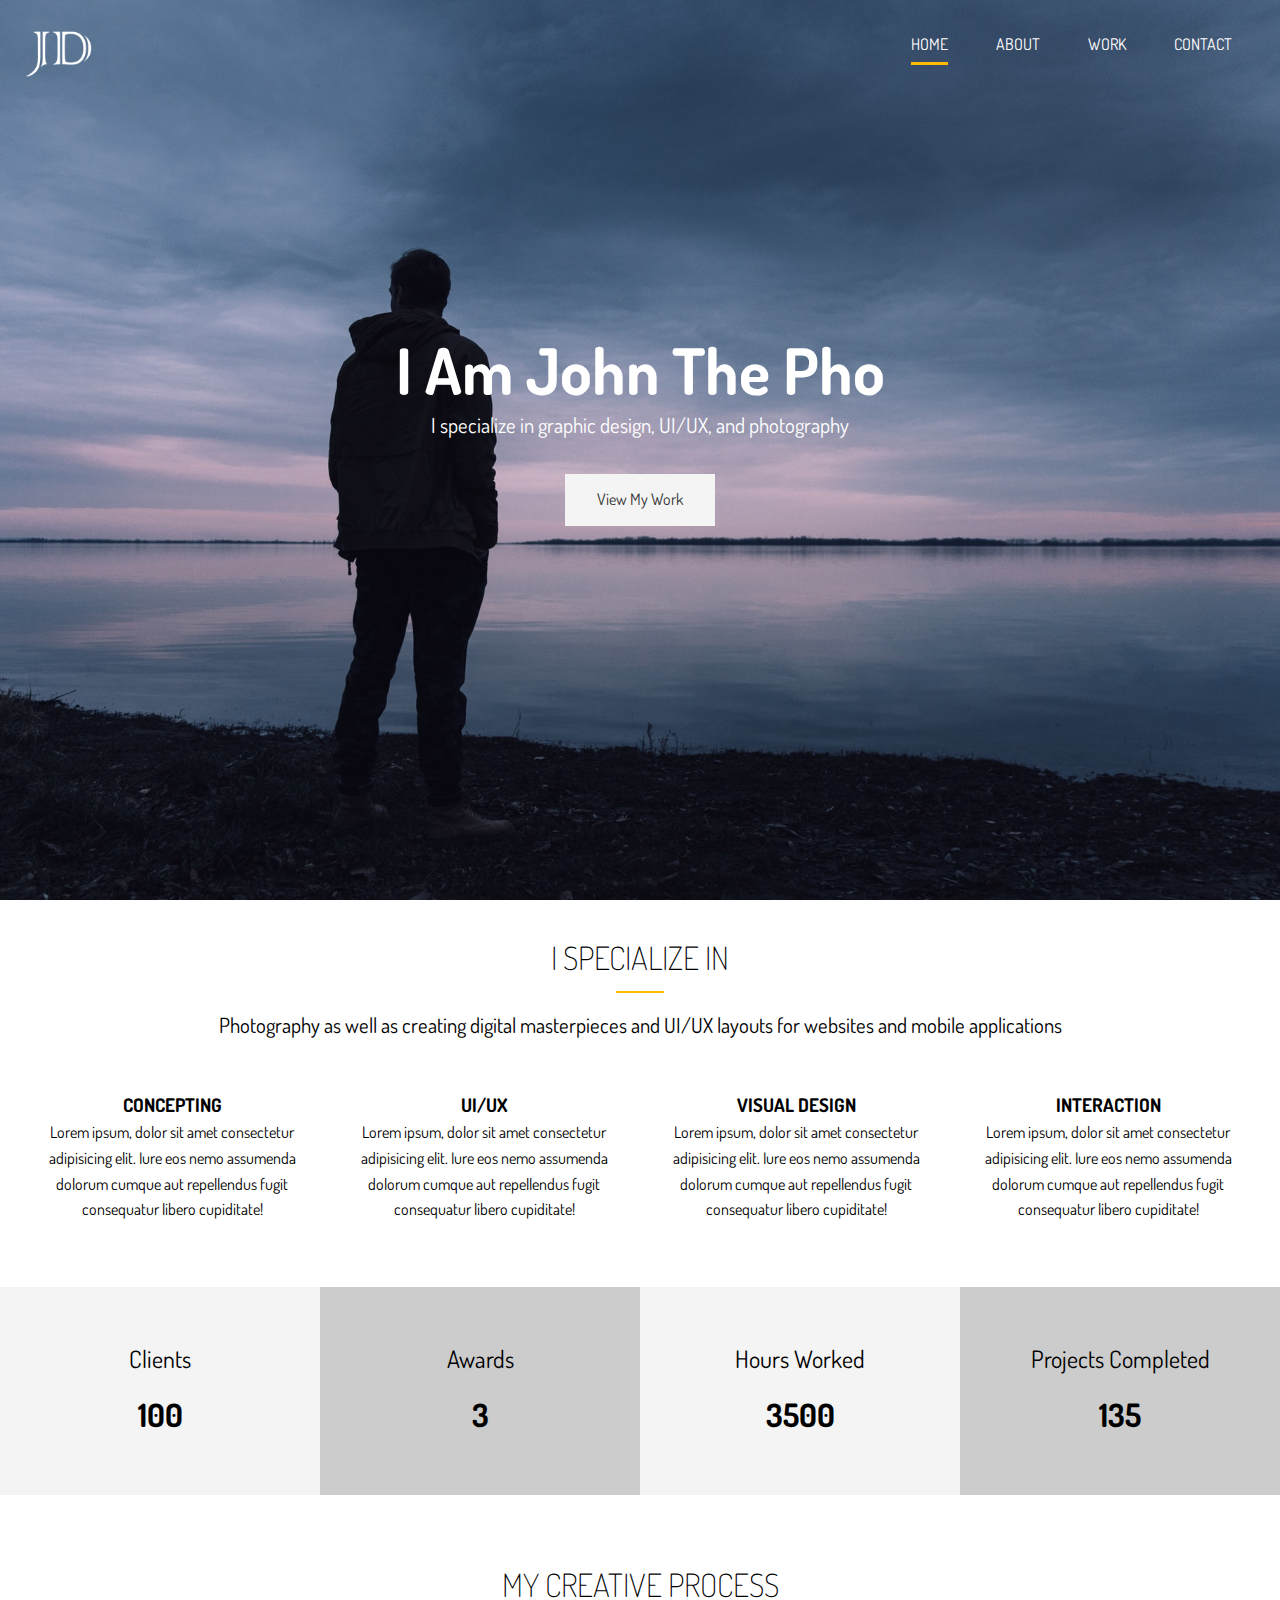
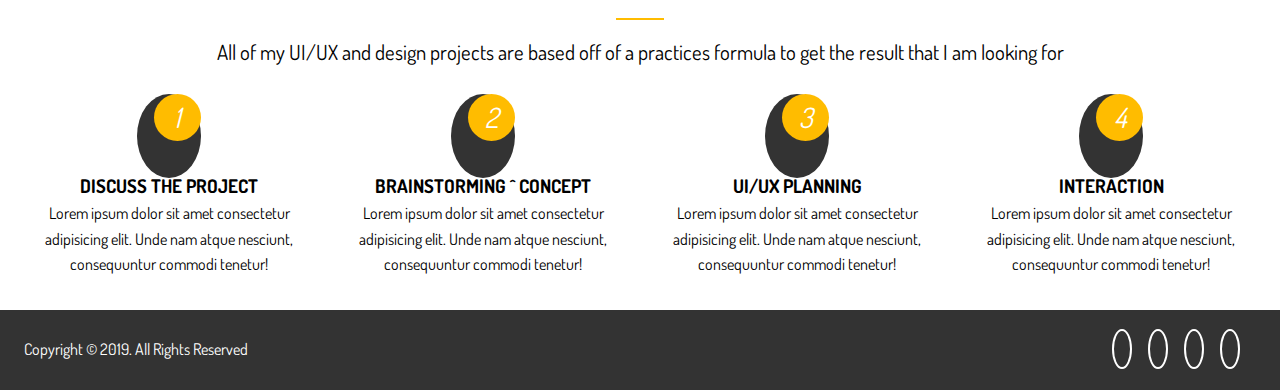
<file: docs/index.html>
<!DOCTYPE html>
<html lang="en">

<head>
    <meta charset="UTF-8">
    <meta name="viewport" content="width=device-width, initial-scale=1.0">
    <meta http-equiv="X-UA-Compatible" content="ie=edge">
    <link rel="stylesheet" href="https://use.fontawesome.com/releases/v5.8.2/css/all.css"
        integrity="sha384-oS3vJWv+0UjzBfQzYUhtDYW+Pj2yciDJxpsK1OYPAYjqT085Qq/1cq5FLXAZQ7Ay" crossorigin="anonymous">
    <link href="https://fonts.googleapis.com/css?family=Dosis&display=swap" rel="stylesheet">
    <link rel="stylesheet" href="css/main.css">
    <title>John Doe | UI/UX Designer & Photographer</title>
</head>

<body>
    <!-- Header -->
    <header id="header-home">
        <div class="container">
            <nav id="main-nav">
                <img src="img/logo.png" alt="My Portofolio" id="logo">
                <ul>
                    <li><a href="index.html" class="current">Home</a></li>
                    <li><a href="about.html">About</a></li>
                    <li><a href="work.html">Work</a></li>
                    <li><a href="contact.html">Contact</a></li>
                </ul>
            </nav>
            <div class="header-content">
                <h1>I Am John The <span class="txt-type" data-wait="3000"
                        data-words='["Photographer", "Designer", "UI/UX Dev"]'></span></h1>
                <p class="lead">I specialize in graphic design, UI/UX, and photography</p>
                <a href="work.html" class="btn-light">View My Work</a>
            </div>
        </div>
    </header>

    <!-- Section A: Specialize -->
    <section id="home-a" class="text-center py-2">
        <div class="container">
            <h2 class="section-title">I Specialize In</h2>
            <div class="bottom-line"></div>
            <p class="lead">
                Photography as well as creating digital masterpieces and UI/UX layouts for websites and mobile
                applications
            </p>
            <div class="specials">
                <div>
                    <i class="fas fa-file-alt fa-2x"></i>
                    <h3>Concepting</h3>
                    <p>Lorem ipsum, dolor sit amet consectetur adipisicing elit. Iure eos nemo assumenda dolorum cumque
                        aut repellendus fugit consequatur libero cupiditate!</p>
                </div>
                <div>
                    <i class="fas fa-desktop fa-2x"></i>
                    <h3>UI/UX</h3>
                    <p>Lorem ipsum, dolor sit amet consectetur adipisicing elit. Iure eos nemo assumenda dolorum cumque
                        aut repellendus fugit consequatur libero cupiditate!</p>
                </div>
                <div>
                    <i class="fas fa-object-ungroup fa-2x"></i>
                    <h3>Visual Design</h3>
                    <p>Lorem ipsum, dolor sit amet consectetur adipisicing elit. Iure eos nemo assumenda dolorum cumque
                        aut repellendus fugit consequatur libero cupiditate!</p>
                </div>
                <div>
                    <i class="fas fa-thumbs-up fa-2x"></i>
                    <h3>Interaction</h3>
                    <p>Lorem ipsum, dolor sit amet consectetur adipisicing elit. Iure eos nemo assumenda dolorum cumque
                        aut repellendus fugit consequatur libero cupiditate!</p>
                </div>
            </div>
        </div>
    </section>

    <!-- Section B: Stats -->
    <section id="home-b" class="text-center py-2">
        <div class="stats">
            <div>
                <ul>
                    <li><i class="fas fa-users fa-3x"></i></li>
                    <li class="stats-title">Clients</li>
                    <li class="stats-number">100</li>
                </ul>
            </div>
            <div>
                <ul>
                    <li><i class="fas fa-award fa-3x"></i></li>
                    <li class="stats-title">Awards</li>
                    <li class="stats-number">3</li>
                </ul>
            </div>
            <div>
                <ul>
                    <li><i class="fas fa-hourglass-start fa-3x"></i></li>
                    <li class="stats-title">Hours Worked</li>
                    <li class="stats-number">3500</li>
                </ul>
            </div>
            <div>
                <ul>
                    <li><i class="fas fa-code-branch fa-3x"></i></li>
                    <li class="stats-title">Projects Completed</li>
                    <li class="stats-number">135</li>
                </ul>
            </div>
        </div>
    </section>

    <!-- Section C: Process -->
    <section id="home-c" class="text-center py-2">
        <div class="container">
            <h2 class="section-title">
                My Creative Process
            </h2>
            <div class="bottom-line"></div>
            <p class="lead">
                All of my UI/UX and design projects are based off of a practices formula to get the result that I am
                looking for
            </p>
            <div class="process">
                <div>
                    <i class="fas fa-file-alt fa-4x process-icon my-2">
                        <div class="process-step">1</div>
                    </i>
                    <h3>Discuss The Project</h3>
                    <p>Lorem ipsum dolor sit amet consectetur adipisicing elit. Unde nam atque nesciunt, consequuntur
                        commodi tenetur!</p>
                </div>
                <div>
                    <i class="fas fa-desktop fa-4x process-icon my-2">
                        <div class="process-step">2</div>
                    </i>
                    <h3>Brainstorming ^ Concept</h3>
                    <p>Lorem ipsum dolor sit amet consectetur adipisicing elit. Unde nam atque nesciunt, consequuntur
                        commodi tenetur!</p>
                </div>
                <div>
                    <i class="fas fa-object-ungroup fa-4x process-icon my-2">
                        <div class="process-step">3</div>
                    </i>
                    <h3>UI/UX Planning</h3>
                    <p>Lorem ipsum dolor sit amet consectetur adipisicing elit. Unde nam atque nesciunt, consequuntur
                        commodi tenetur!</p>
                </div>
                <div>
                    <i class="fas fa-thumbs-up fa-4x process-icon my-2">
                        <div class="process-step">4</div>
                    </i>
                    <h3>Interaction</h3>
                    <p>Lorem ipsum dolor sit amet consectetur adipisicing elit. Unde nam atque nesciunt, consequuntur
                        commodi tenetur!</p>
                </div>
            </div>
        </div>
    </section>

    <footer id="main-footer">
        <div class="footer-content container">
            <p>Copyright &copy; 2019. All Rights Reserved</p>
            <div class="social">
                <i class="fab fa-twitter"></i>
                <i class="fab fa-facebook"></i>
                <i class="fab fa-instagram"></i>
                <i class="fab fa-linkedin"></i>
            </div>
        </div>
    </footer>
    <!-- Type Effect Tutorial From Brad Traversy's Youtube -->
    <script src="js/typewriter.js"></script>
</body>

</html>
</file>
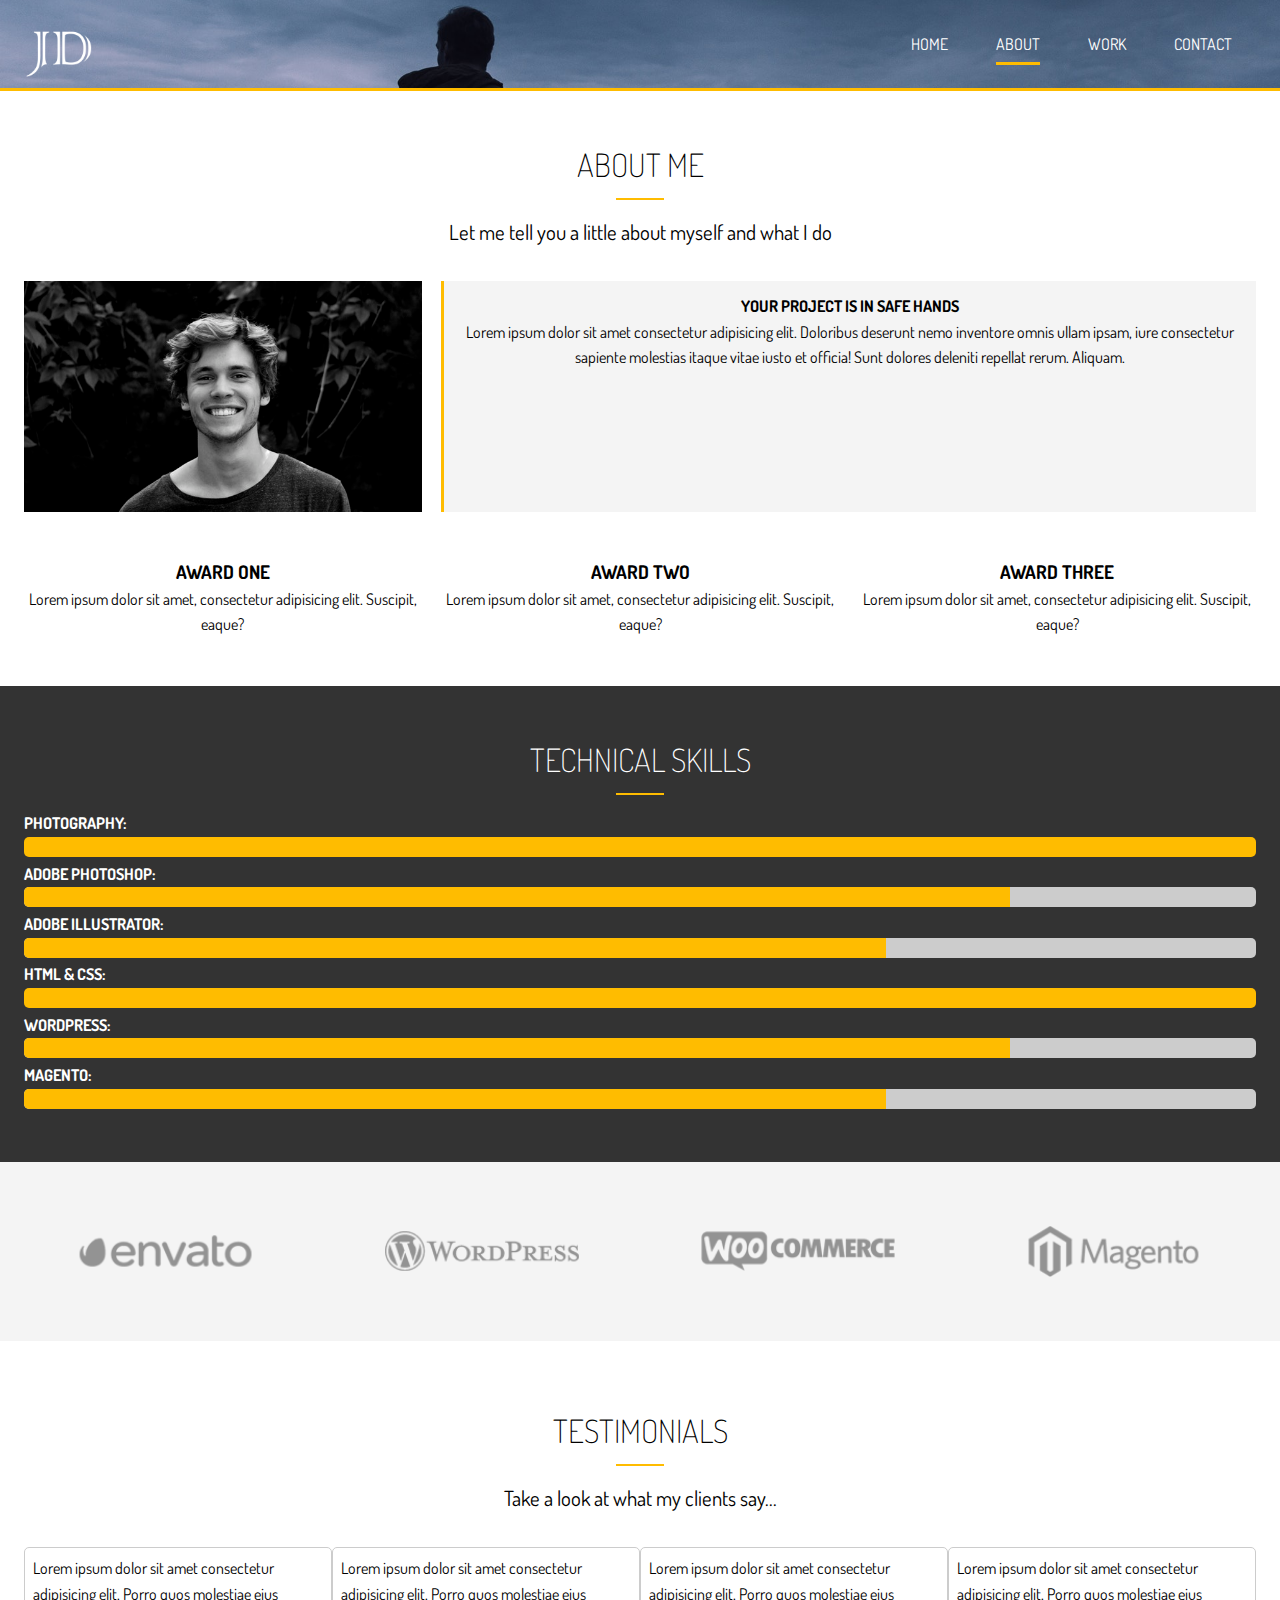
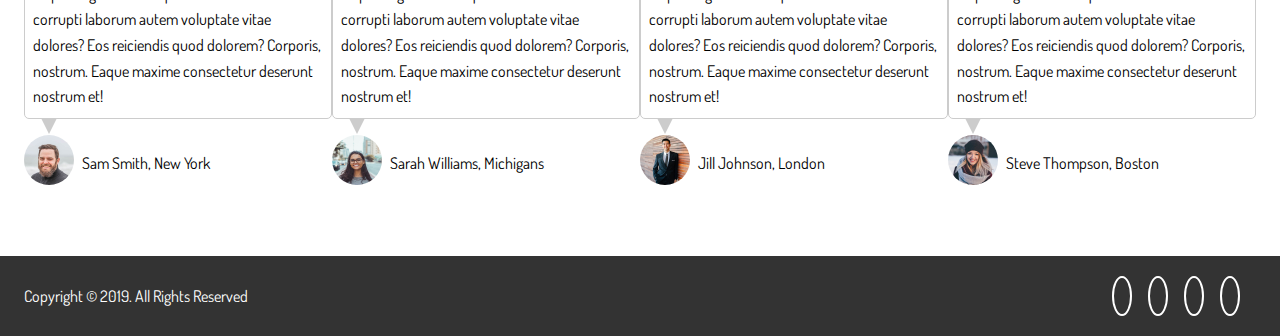
<file: docs/about.html>
<!DOCTYPE html>
<html lang="en">

<head>
    <meta charset="UTF-8">
    <meta name="viewport" content="width=device-width, initial-scale=1.0">
    <meta http-equiv="X-UA-Compatible" content="ie=edge">
    <link rel="stylesheet" href="https://use.fontawesome.com/releases/v5.8.2/css/all.css"
        integrity="sha384-oS3vJWv+0UjzBfQzYUhtDYW+Pj2yciDJxpsK1OYPAYjqT085Qq/1cq5FLXAZQ7Ay" crossorigin="anonymous">
    <link href="https://fonts.googleapis.com/css?family=Dosis&display=swap" rel="stylesheet">
    <link rel="stylesheet" href="css/main.css">
    <title>About Me | UI/UX Designer & Photographer</title>
</head>

<body>
    <!-- Header -->
    <header id="header-inner">
        <div class="container">
            <nav id="main-nav">
                <img src="img/logo.png" alt="My Portofolio" id="logo">
                <ul>
                    <li><a href="index.html">Home</a></li>
                    <li><a href="about.html" class="current">About</a></li>
                    <li><a href="work.html">Work</a></li>
                    <li><a href="contact.html">Contact</a></li>
                </ul>
            </nav>
        </div>
    </header>

    <!-- Section A: Info -->
    <section id="about-a" class="text-center py-3">
        <div class="container">
            <h2 class="section-title">About Me</h2>
            <div class="bottom-line"></div>
            <p class="lead">Let me tell you a little about myself and what I do</p>
            <div class="about-info">
                <img src="img/about.jpg" alt="" class="bio-image">
                <div class="bio bg-light">
                    <h4>Your Project Is In Safe Hands</h4>
                    <p>Lorem ipsum dolor sit amet consectetur adipisicing elit. Doloribus deserunt nemo inventore omnis
                        ullam ipsam, iure consectetur sapiente molestias itaque vitae iusto et officia! Sunt dolores
                        deleniti repellat rerum. Aliquam.</p>
                </div>
                <div class="award-1">
                    <i class="fas fa-award fa-3x"></i>
                    <h3>Award One</h3>
                    <p>Lorem ipsum dolor sit amet, consectetur adipisicing elit. Suscipit, eaque?</p>
                </div>
                <div class="award-2">
                    <i class="fas fa-award fa-3x"></i>
                    <h3>Award Two</h3>
                    <p>Lorem ipsum dolor sit amet, consectetur adipisicing elit. Suscipit, eaque?</p>
                </div>
                <div class="award-3">
                    <i class="fas fa-award fa-3x"></i>
                    <h3>Award Three</h3>
                    <p>Lorem ipsum dolor sit amet, consectetur adipisicing elit. Suscipit, eaque?</p>
                </div>
            </div>
        </div>
    </section>

    <!-- Section B: Progress Bars -->
    <section id="about-b" class="bg-dark py-3">
        <div class="container">
            <h2 class="section-title">
                Technical Skills
            </h2>
            <div class="bottom-line"></div>
            <h4>Photography: </h4>
            <div class="progress">
                <div style="width:100%"></div>
            </div>
            <h4>Adobe Photoshop: </h4>
            <div class="progress">
                <div style="width:80%"></div>
            </div>
            <h4>Adobe Illustrator: </h4>
            <div class="progress">
                <div style="width:70%"></div>
            </div>
            <h4>HTML & CSS: </h4>
            <div class="progress">
                <div style="width:100%"></div>
            </div>
            <h4>Wordpress: </h4>
            <div class="progress">
                <div style="width:80%"></div>
            </div>
            <h4>Magento: </h4>
            <div class="progress">
                <div style="width:70%"></div>
            </div>
        </div>
    </section>

    <!-- Section C: Logos -->
    <section id="about-c" class="py-4 bg-light">
        <div class="container">
            <div class="about-logos">
                <img src="img/about-logos/logo-envato.png" alt="">
                <img src="img/about-logos/logo-wordpress.png" alt="">
                <img src="img/about-logos/logo-woocommerce.png" alt="">
                <img src="img/about-logos/logo-magento.png" alt="">
            </div>
        </div>
    </section>

    <!-- Section D: Testimonials -->
    <section id="about-d" class="py-4">
        <div class="container">
            <h2 class="section-title">Testimonials</h2>
            <div class="bottom-line"></div>
            <p class="lead text-center">Take a look at what my clients say...</p>
            <div class="testimonials">
                <div>
                    <p>Lorem ipsum dolor sit amet consectetur adipisicing elit. Porro quos molestiae eius corrupti
                        laborum autem voluptate vitae dolores? Eos reiciendis quod dolorem? Corporis, nostrum. Eaque
                        maxime consectetur deserunt nostrum et!</p>
                    <ul>
                        <li><img src="img/testimonials/person1.jpg" alt=""></li>
                        <li>Sam Smith, New York</li>
                    </ul>
                </div>
                <div>
                    <p>Lorem ipsum dolor sit amet consectetur adipisicing elit. Porro quos molestiae eius corrupti
                        laborum autem voluptate vitae dolores? Eos reiciendis quod dolorem? Corporis, nostrum. Eaque
                        maxime consectetur deserunt nostrum et!</p>
                    <ul>
                        <li><img src="img/testimonials/person2.jpg" alt=""></li>
                        <li>Sarah Williams, Michigans</li>
                    </ul>
                </div>
                <div>
                    <p>Lorem ipsum dolor sit amet consectetur adipisicing elit. Porro quos molestiae eius corrupti
                        laborum autem voluptate vitae dolores? Eos reiciendis quod dolorem? Corporis, nostrum. Eaque
                        maxime consectetur deserunt nostrum et!</p>
                    <ul>
                        <li><img src="img/testimonials/person3.jpg" alt=""></li>
                        <li>Jill Johnson, London</li>
                    </ul>
                </div>
                <div>
                    <p>Lorem ipsum dolor sit amet consectetur adipisicing elit. Porro quos molestiae eius corrupti
                        laborum autem voluptate vitae dolores? Eos reiciendis quod dolorem? Corporis, nostrum. Eaque
                        maxime consectetur deserunt nostrum et!</p>
                    <ul>
                        <li><img src="img/testimonials/person4.jpg" alt=""></li>
                        <li>Steve Thompson, Boston</li>
                    </ul>
                </div>
            </div>
        </div>
    </section>

    <!-- Footer -->
    <footer id="main-footer">
        <div class="footer-content container">
            <p>Copyright &copy; 2019. All Rights Reserved</p>
            <div class="social">
                <i class="fab fa-twitter"></i>
                <i class="fab fa-facebook"></i>
                <i class="fab fa-instagram"></i>
                <i class="fab fa-linkedin"></i>
            </div>
        </div>
    </footer>
</body>

</html>
</file>
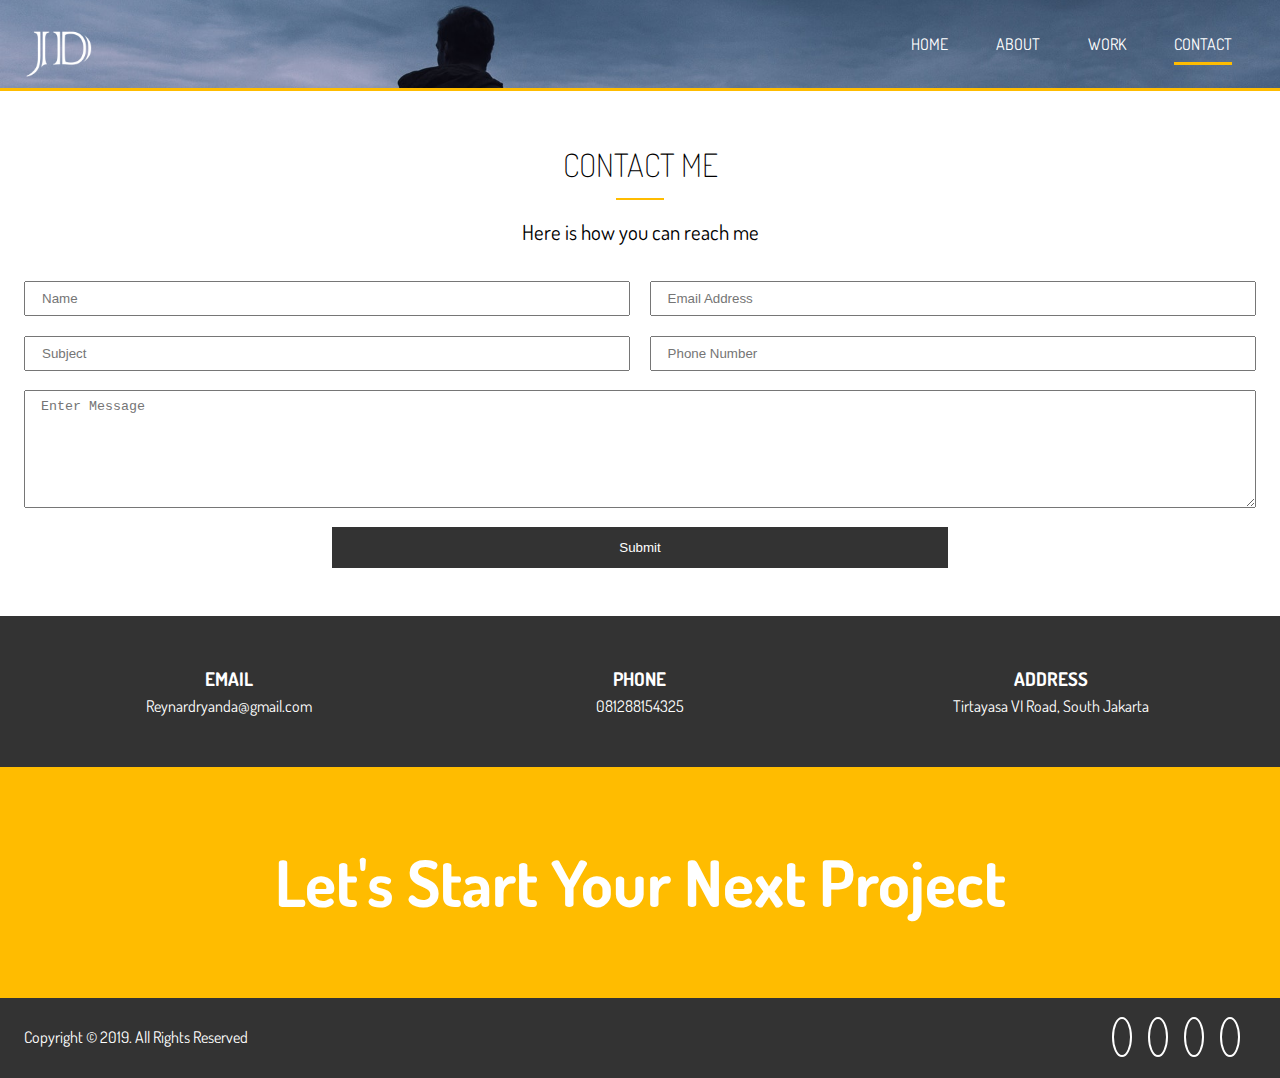
<file: docs/contact.html>
<!DOCTYPE html>
<html lang="en">

<head>
    <meta charset="UTF-8">
    <meta name="viewport" content="width=device-width, initial-scale=1.0">
    <meta http-equiv="X-UA-Compatible" content="ie=edge">
    <link rel="stylesheet" href="https://use.fontawesome.com/releases/v5.8.2/css/all.css"
        integrity="sha384-oS3vJWv+0UjzBfQzYUhtDYW+Pj2yciDJxpsK1OYPAYjqT085Qq/1cq5FLXAZQ7Ay" crossorigin="anonymous">
    <link href="https://fonts.googleapis.com/css?family=Dosis&display=swap" rel="stylesheet">
    <link rel="stylesheet" href="css/main.css">
    <title>Contact Me | UI/UX Designer & Photographer</title>
</head>

<body>
    <!-- Header -->
    <header id="header-inner">
        <div class="container">
            <nav id="main-nav">
                <img src="img/logo.png" alt="My Portofolio" id="logo">
                <ul>
                    <li><a href="index.html">Home</a></li>
                    <li><a href="about.html">About</a></li>
                    <li><a href="work.html">Work</a></li>
                    <li><a href="contact.html" class="current">Contact</a></li>
                </ul>
            </nav>
        </div>
    </header>

    <!-- Section A: Contact Form -->
    <section id="contact-a" class="text-center py-3">
        <div class="container">
            <h2 class="section-title">
                Contact Me
            </h2>
            <div class="bottom-line"></div>
            <p class="lead">Here is how you can reach me</p>
            <form>
                <div class="text-fields">
                    <input type="text" class="text-input name-input" placeholder="Name">
                    <input type="text" class="text-input subject-input" placeholder="Subject">
                    <input type="email" class="text-input email-input" placeholder="Email Address">
                    <input type="text" class="text-input phone-input" placeholder="Phone Number">
                    <textarea class="text-input message-input" placeholder="Enter Message"></textarea>
                </div>
                <button class="btn-dark" type="submit">Submit</button>
            </form>
        </div>
    </section>

    <!-- Section B: Contact Info -->
    <section id="contact-b" class="py-3 bg-dark">
        <div class="container">
            <div class="contact-info">
                <div>
                    <i class="fas fa-envelope fa-2x"></i>
                    <h3>Email</h3>
                    <p>Reynardryanda@gmail.com</p>
                </div>
                <div>
                    <i class="fas fa-phone fa-2x"></i>
                    <h3>Phone</h3>
                    <p>081288154325</p>
                </div>
                <div>
                    <i class="fas fa-address-card fa-2x"></i>
                    <h3>Address</h3>
                    <p>Tirtayasa VI Road, South Jakarta</p>
                </div>
            </div>
        </div>
    </section>

    <!-- Section C: Tagline -->
    <section id="contact-c" class="bg-main py-4">
        <div class="container">
            <h1>Let's Start Your Next Project</h1>
        </div>
    </section>

    <!-- Footer -->
    <footer id="main-footer">
        <div class="footer-content container">
            <p>Copyright &copy; 2019. All Rights Reserved</p>
            <div class="social">
                <i class="fab fa-twitter"></i>
                <i class="fab fa-facebook"></i>
                <i class="fab fa-instagram"></i>
                <i class="fab fa-linkedin"></i>
            </div>
        </div>
    </footer>
</body>

</html>
</file>
<file: docs/css/main.css>
.container {
  max-width: 1280px;
  padding: 0 1.5rem;
  margin: auto;
  overflow: hidden;
}

.btn-main, .btn-light, .btn-dark {
  display: inline-block;
  padding: 0.8rem 2rem;
  -webkit-transition: all 0.5s;
  transition: all 0.5s;
  border: none;
  cursor: pointer;
}

.btn-main {
  color: #333;
  background-color: #ffbc00;
}

.btn-light {
  color: #333;
  background-color: #f4f4f4;
}

.btn-dark {
  color: #fff;
  background-color: #333;
}

.bg-main {
  background: #ffbc00;
  color: #fff;
}

.bg-dark {
  background: #333;
  color: #fff;
}

.bg-light {
  background: #f4f4f4;
  color: #000;
}

.bg-medium {
  background: #ccc;
  color: #000;
}

button[class^='btn-']:hover,
a[class^='btn-']:hover,
input[class^='btn-']:hover {
  background-color: #ffbc00;
}

.lead {
  font-size: 1.3rem;
  margin-bottom: 2rem;
}

.text-center {
  text-align: center;
}

.py-1 {
  padding: 1rem 0;
}

.py-2 {
  padding: 2rem 0;
}

.py-3 {
  padding: 3rem 0;
}

.py-4 {
  padding: 4rem 0;
}

.my-1 {
  margin: 1rem 0;
}

.my-2 {
  margin: 2rem 0;
}

.my-3 {
  margin: 3rem 0;
}

.my-4 {
  margin: 4rem 0;
}

.section-title {
  font-size: 2rem;
  display: block;
  padding-bottom: 0.5rem;
  text-align: center;
  font-weight: 100;
  text-transform: uppercase;
}

.bottom-line {
  height: 2px;
  width: 3rem;
  background: #ffbc00;
  display: block;
  margin: 0 auto 1rem auto;
}

.items {
  display: -ms-grid;
  display: grid;
  -ms-grid-columns: (1fr)[3];
      grid-template-columns: repeat(3, 1fr);
  -webkit-box-shadow: 0 5px 10px 0 rgba(0, 0, 0, 0.3);
          box-shadow: 0 5px 10px 0 rgba(0, 0, 0, 0.3);
}

.item {
  position: relative;
  background: #ffbc00;
  overflow: hidden;
}

.item::after {
  content: "";
  position: absolute;
  display: block;
  background: inherit;
  opacity: 0.9;
  top: 0;
  left: 0;
  width: 100%;
  height: 100%;
  -webkit-transform: scale(2) translateX(-75%) translateY(-75%) rotate(-28deg);
          transform: scale(2) translateX(-75%) translateY(-75%) rotate(-28deg);
  -webkit-transition: -webkit-transform 3s cubic-bezier(0.2, 1, 0.3, 1);
  transition: -webkit-transform 3s cubic-bezier(0.2, 1, 0.3, 1);
  transition: transform 3s cubic-bezier(0.2, 1, 0.3, 1);
  transition: transform 3s cubic-bezier(0.2, 1, 0.3, 1), -webkit-transform 3s cubic-bezier(0.2, 1, 0.3, 1);
}

.item:hover:after {
  -webkit-transform: scale(2) translateX(0) translateY(0) rotate(-28deg);
          transform: scale(2) translateX(0) translateY(0) rotate(-28deg);
}

.item:hover .item-image {
  -webkit-transform: scale(1.2);
          transform: scale(1.2);
}

.item:hover .item-text {
  opacity: 1;
  -webkit-transform: translateY(0);
          transform: translateY(0);
}

.item-image {
  height: auto;
  -webkit-transform: translateZ(0);
          transform: translateZ(0);
  display: block;
  -webkit-transition: -webkit-transform 750ms cubic-bezier(0.2, 1, 0.3, 1);
  transition: -webkit-transform 750ms cubic-bezier(0.2, 1, 0.3, 1);
  transition: transform 750ms cubic-bezier(0.2, 1, 0.3, 1);
  transition: transform 750ms cubic-bezier(0.2, 1, 0.3, 1), -webkit-transform 750ms cubic-bezier(0.2, 1, 0.3, 1);
}

.item-image:before {
  content: "";
  display: block;
  padding-top: 75%;
  overflow: hidden;
}

.item-image img {
  position: absolute;
  top: 0;
  left: 0;
  width: 100%;
  height: auto;
  line-height: 0;
}

.item-text {
  position: absolute;
  top: 0;
  left: 0;
  bottom: 0;
  right: 0;
  opacity: 0;
  text-align: center;
  z-index: 1;
  color: #fff;
  -webkit-transform: translateY(-20%);
          transform: translateY(-20%);
  -webkit-transition: opacity 500ms cubic-bezier(0.2, 1, 0.3, 1), -webkit-transform 500ms cubic-bezier(0.2, 1, 0.3, 1);
  transition: opacity 500ms cubic-bezier(0.2, 1, 0.3, 1), -webkit-transform 500ms cubic-bezier(0.2, 1, 0.3, 1);
  transition: opacity 500ms cubic-bezier(0.2, 1, 0.3, 1), transform 500ms cubic-bezier(0.2, 1, 0.3, 1);
  transition: opacity 500ms cubic-bezier(0.2, 1, 0.3, 1), transform 500ms cubic-bezier(0.2, 1, 0.3, 1), -webkit-transform 500ms cubic-bezier(0.2, 1, 0.3, 1);
}

.item-text-wrap {
  position: absolute;
  width: 100%;
  top: 50%;
  -webkit-transform: translateY(-50%);
          transform: translateY(-50%);
}

.item-text-title {
  font-size: 2rem;
  padding: 0 1rem;
  margin: 5px 0 0 0;
}

.item-text-category {
  text-transform: uppercase;
  font-size: 1.2rem;
  opacity: 0.7;
  margin: 0;
}

* {
  margin: 0;
  padding: 0;
}

body {
  font-family: "Dosis", sans-serif;
  line-height: 1.6;
  background: #fff;
}

a {
  text-decoration: none;
  color: #333;
}

ul {
  list-style: none;
}

h2,
h3,
h4 {
  text-transform: uppercase;
}

img {
  width: 100%;
}

#logo {
  width: 70px;
  height: 70px;
  color: #fff;
  text-transform: uppercase;
}

#main-nav {
  display: -webkit-box;
  display: -ms-flexbox;
  display: flex;
  -webkit-box-pack: justify;
      -ms-flex-pack: justify;
          justify-content: space-between;
  padding-top: 1rem;
}

#main-nav ul {
  display: -webkit-box;
  display: -ms-flexbox;
  display: flex;
}

#main-nav li {
  padding: 1rem 1.5rem;
}

#main-nav a {
  text-decoration: none;
  color: #fff;
  text-transform: uppercase;
  border-bottom: 3px transparent solid;
  padding-bottom: 0.5rem;
  -webkit-transition: border-color 0.5s;
  transition: border-color 0.5s;
}

#main-nav a:hover {
  border-color: #ccc;
}

#main-nav a.current {
  border-color: #ffbc00;
}

#header-home {
  background: url("../img/showcase.jpg") no-repeat center right/cover;
  height: 100vh;
  color: #fff;
}

#header-home .header-content {
  text-align: center;
  padding-top: 20%;
}

#header-home .header-content h1 {
  font-size: 4rem;
  line-height: 1.2;
}

#header-inner {
  background: url("../img/showcase.jpg") no-repeat 20% 30%/cover;
  height: 5.5rem;
  border-bottom: 3px solid #ffbc00;
}

#home-a .specials {
  margin-top: 3rem;
  display: -ms-grid;
  display: grid;
  grid-gap: 1rem;
  -ms-grid-columns: (1fr)[4];
      grid-template-columns: repeat(4, 1fr);
}

#home-a .specials .fas {
  color: #ffbc00;
  padding-bottom: 0.4rem;
}

#home-b .stats {
  display: -ms-grid;
  display: grid;
  -ms-grid-columns: (1fr)[4];
      grid-template-columns: repeat(4, 1fr);
}

#home-b .stats li {
  line-height: 2;
}

#home-b .stats li.stats-title {
  font-size: 1.5rem;
}

#home-b .stats li.stats-number {
  font-size: 2rem;
  font-weight: bold;
}

#home-b .stats div {
  padding: 3rem;
}

#home-b .stats div:nth-child(odd) {
  background: #f4f4f4;
}

#home-b .stats div:nth-child(even) {
  background: #ccc;
}

#home-c .process {
  display: -ms-grid;
  display: grid;
  -ms-grid-columns: (1fr)[4];
      grid-template-columns: repeat(4, 1fr);
  grid-gap: 1.5rem;
  text-align: center;
}

#home-c .process-step {
  position: absolute;
  top: 0;
  right: 0;
  font-size: 28px;
  background: #ffbc00;
  color: #fff;
  border-radius: 50%;
  height: 15px;
  width: 15px;
  line-height: 15px;
  padding: 1rem;
  -webkit-transition: all 1s;
  transition: all 1s;
}

#home-c .process-icon {
  border-radius: 50%;
  background: #333;
  color: #fff;
  padding: 2rem;
  width: 70px;
  height: 70px;
  line-height: 70px;
  text-align: center;
  position: relative;
  -webkit-transition: all 1s;
  transition: all 1s;
}

#home-c .process-icon:hover {
  background: #ffbc00;
  width: 90px;
  height: 90px;
  line-height: 90px;
}

#home-c .process-icon:hover .process-step {
  background: #333;
  color: #fff;
}

#about-a .about-info {
  display: -ms-grid;
  display: grid;
      grid-template-areas: "bioimage bio bio" "aw1 aw2 aw3";
  grid-gap: 1.2rem;
}

#about-a .bio-image {
  -ms-grid-row: 1;
  -ms-grid-column: 1;
  grid-area: bioimage;
}

#about-a .bio {
  -ms-grid-row: 1;
  -ms-grid-column: 2;
  -ms-grid-column-span: 2;
  grid-area: bio;
  border-left: 3px solid #ffbc00;
  padding: 0.8rem;
}

#about-a .award-1 {
  -ms-grid-row: 2;
  -ms-grid-column: 1;
  grid-area: aw1;
}

#about-a .award-2 {
  -ms-grid-row: 2;
  -ms-grid-column: 2;
  grid-area: aw2;
}

#about-a .award-3 {
  -ms-grid-row: 2;
  -ms-grid-column: 3;
  grid-area: aw3;
}

#about-a .award-1 .fas,
#about-a .award-2 .fas,
#about-a .award-3 .fas {
  color: #ffbc00;
  margin: 1rem;
}

#about-b .progress {
  overflow: hidden;
  height: 20px;
  background: #ccc;
  border-radius: 5px;
  margin-bottom: 0.3rem;
}

#about-b .progress div {
  height: 100%;
  color: #fff;
  text-align: center;
  background: #ffbc00;
}

#about-c .about-logos {
  display: -ms-grid;
  display: grid;
  -ms-grid-columns: (1fr)[4];
      grid-template-columns: repeat(4, 1fr);
  grid-gap: 2rem;
}

#about-c img {
  width: 70%;
  -ms-grid-column-align: center;
      justify-self: center;
}

#about-d .testimonials {
  display: -ms-grid;
  display: grid;
  -ms-grid-columns: (1fr)[4];
      grid-template-columns: repeat(4, 1fr);
  grid-gap: 0.5rems;
}

#about-d .testimonials ul {
  list-style: none;
  margin-top: 1rem;
  display: -webkit-box;
  display: -ms-flexbox;
  display: flex;
  -webkit-box-align: center;
      -ms-flex-align: center;
          align-items: center;
}

#about-d .testimonials p {
  border: 1px solid #ccc;
  border-radius: 5px;
  padding: 0.5rem;
  position: relative;
}

#about-d .testimonials p::after {
  content: "";
  position: absolute;
  width: 0;
  height: 0;
  left: 16px;
  bottom: -16px;
  border-style: solid;
  border-width: 16px 8px 0 8px;
  border-color: #ccc transparent;
}

#about-d .testimonials img {
  width: 50px;
  height: 50px;
  border-radius: 50%;
  margin-right: 0.5rem;
}

#contact-a .text-fields {
  display: -ms-grid;
  display: grid;
      grid-template-areas: "name email" "subject phone" "message message";
  grid-gap: 1.2rem;
  margin-bottom: 1.2rem;
}

#contact-a .name-input {
  -ms-grid-row: 1;
  -ms-grid-column: 1;
  grid-area: name;
}

#contact-a .subject-input {
  -ms-grid-row: 2;
  -ms-grid-column: 1;
  grid-area: subject;
}

#contact-a .email-input {
  -ms-grid-row: 1;
  -ms-grid-column: 2;
  grid-area: email;
}

#contact-a .phone-input {
  -ms-grid-row: 2;
  -ms-grid-column: 2;
  grid-area: phone;
}

#contact-a .message-input {
  -ms-grid-row: 3;
  -ms-grid-column: 1;
  -ms-grid-column-span: 2;
  grid-area: message;
  height: 100px;
}

#contact-a .text-input {
  padding: 0.5rem 1rem;
}

#contact-a button[type="submit"] {
  width: 50%;
}

#contact-b .contact-info {
  display: -ms-grid;
  display: grid;
  -ms-grid-columns: (1fr)[3];
      grid-template-columns: repeat(3, 1fr);
  text-align: center;
}

#contact-c h1 {
  text-align: center;
  font-size: 4rem;
}

#main-footer {
  background: #333;
  color: #fff;
  height: 5rem;
}

#main-footer .footer-content {
  display: -webkit-box;
  display: -ms-flexbox;
  display: flex;
  -webkit-box-pack: justify;
      -ms-flex-pack: justify;
          justify-content: space-between;
  height: 5rem;
  -webkit-box-align: center;
      -ms-flex-align: center;
          align-items: center;
}

#main-footer .footer-content .social .fab {
  margin-right: 1rem;
  border: 2px #fff solid;
  border-radius: 50%;
  height: 20px;
  width: 20px;
  line-height: 20px;
  text-align: center;
  padding: 0.5rem;
}

#main-footer .footer-content .social .fab:hover {
  background: #ffbc00;
  cursor: pointer;
}

@media (max-width: 800px) {
  #header-home {
    height: 30rem;
  }
  #header-home .header-content {
    padding-top: 5rem;
  }
}

@media (max-width: 500px) {
  #main-nav {
    -webkit-box-orient: vertical;
    -webkit-box-direction: normal;
        -ms-flex-direction: column;
            flex-direction: column;
    -webkit-box-align: center;
        -ms-flex-align: center;
            align-items: center;
  }
  #main-nav li {
    padding: 1rem;
  }
  #header-home {
    height: 10rem;
    border-bottom: 3px solid #ffbc00;
    background-position: 20% 30%;
  }
  #header-home .header-content {
    display: none;
  }
  #header-inner {
    height: 10rem;
  }
  #home-a .specials,
  #home-b .stats,
  #home-c .process,
  #about-d .testimonials,
  #contact-b .contact-info,
  .items {
    -ms-grid-columns: 1fr;
        grid-template-columns: 1fr;
  }
  #home-a .specials div {
    border-bottom: 1px #f4f4f4 solid;
    padding-bottom: 1rem;
  }
  #home-a .specials div:last-child {
    border: none;
    padding-bottom: 0;
  }
  #home-b .stats div {
    padding: 2rem 0 1rem 0;
  }
  #about-a .about-info {
        grid-template-areas: 'bioimage' 'bio' 'aw1' 'aw2' 'aw3';
  }
  #about-c {
    display: none;
  }
  #contact-a .text-fields {
        grid-template-areas: 'name' 'subject' 'email' 'phone' 'message';
  }
  #contact-b div {
    margin-bottom: 1rem;
    padding-bottom: 1rem;
    border-bottom: 1px #555 solid;
  }
  #contact-b div:last-child {
    border: none;
    margin-bottom: 0;
    padding-bottom: 0;
  }
  #contact-c h1 {
    font-size: 2rem;
  }
  #main-footer {
    height: 7rem;
  }
  #main-footer .footer-content {
    -webkit-box-orient: vertical;
    -webkit-box-direction: normal;
        -ms-flex-direction: column;
            flex-direction: column;
    padding: 1rem;
    height: 5rem;
  }
}

@media (max-height: 580px) {
  #header-home .header-content {
    padding-top: 3rem;
  }
}

@media (max-height: 330px) {
  #header-home .header-content h1 {
    font-size: 2rem;
  }
}
/*# sourceMappingURL=main.css.map */
</file>
